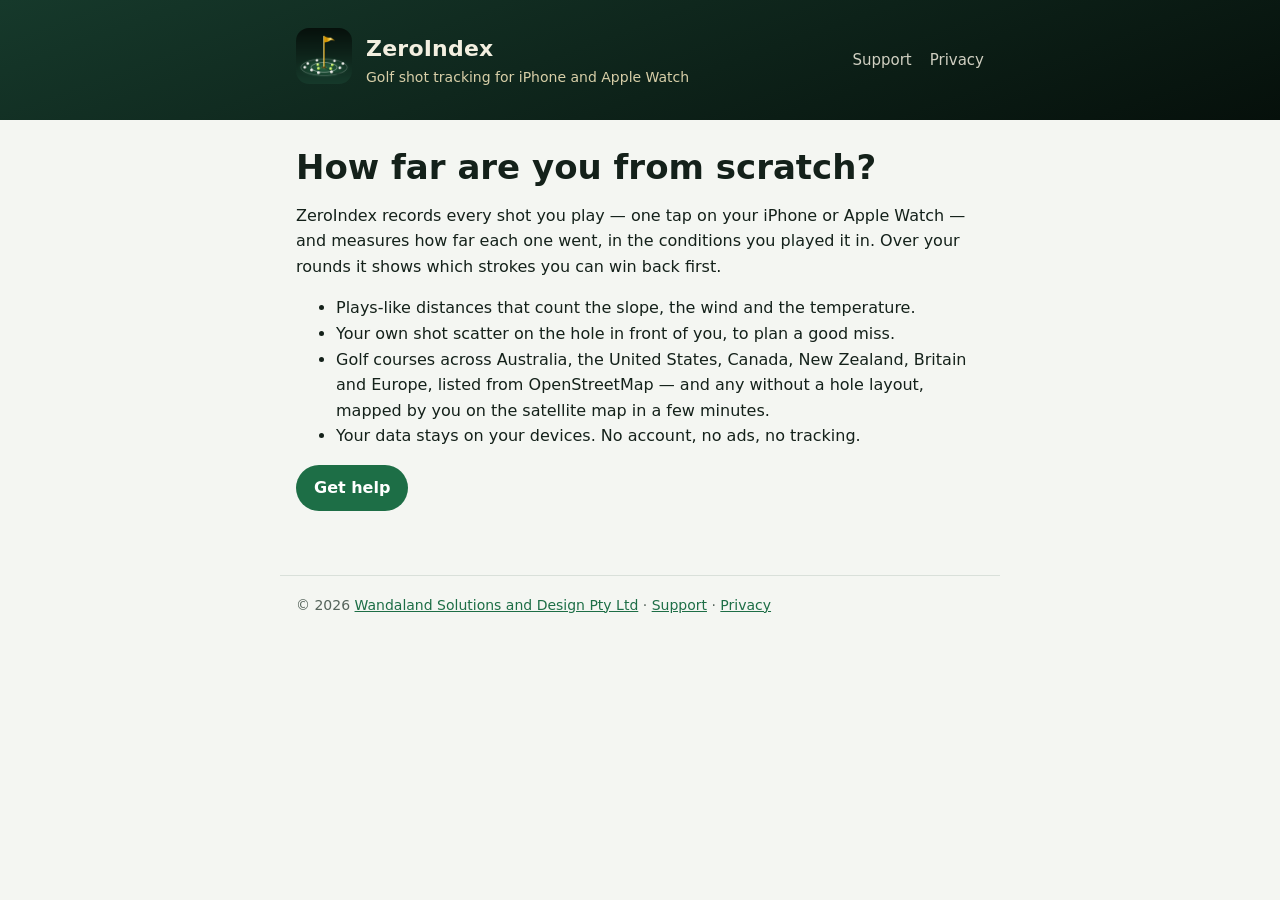
<file: index.html>
<!doctype html>
<html lang="en-AU">
<head>
  <meta charset="utf-8">
  <meta name="viewport" content="width=device-width, initial-scale=1">
  <title>ZeroIndex</title>
  <meta name="description" content="ZeroIndex records every golf shot on iPhone and Apple Watch, so you can see which strokes to win back first.">
  <link rel="icon" href="favicon.png">
  <link rel="stylesheet" href="style.css">
</head>
<body>
  <header class="band">
    <div class="inner">
      <a href="index.html"><img src="icon.png" alt="ZeroIndex"></a>
      <div>
        <div class="name"><a href="index.html">ZeroIndex</a></div>
        <div class="tag">Golf shot tracking for iPhone and Apple Watch</div>
      </div>
      <nav>
        <a href="support.html">Support</a>
        <a href="privacy.html">Privacy</a>
      </nav>
    </div>
  </header>

  <main>
    <h1>How far are you from scratch?</h1>
    <p>ZeroIndex records every shot you play — one tap on your iPhone or Apple Watch — and measures how
      far each one went, in the conditions you played it in. Over your rounds it shows which strokes
      you can win back first.</p>
    <ul>
      <li>Plays-like distances that count the slope, the wind and the temperature.</li>
      <li>Your own shot scatter on the hole in front of you, to plan a good miss.</li>
      <li>Golf courses across Australia, the United States, Canada, New Zealand, Britain and Europe, listed
        from OpenStreetMap — and any without a hole layout, mapped by you on the satellite map in a few
        minutes.</li>
      <li>Your data stays on your devices. No account, no ads, no tracking.</li>
    </ul>
    <p><a class="cta" href="support.html">Get help</a></p>
  </main>

  <footer>
    © 2026 <a href="https://www.wandaland.com.au">Wandaland Solutions and Design Pty Ltd</a> · <a href="support.html">Support</a> · <a href="privacy.html">Privacy</a>
  </footer>
</body>
</html>
</file>
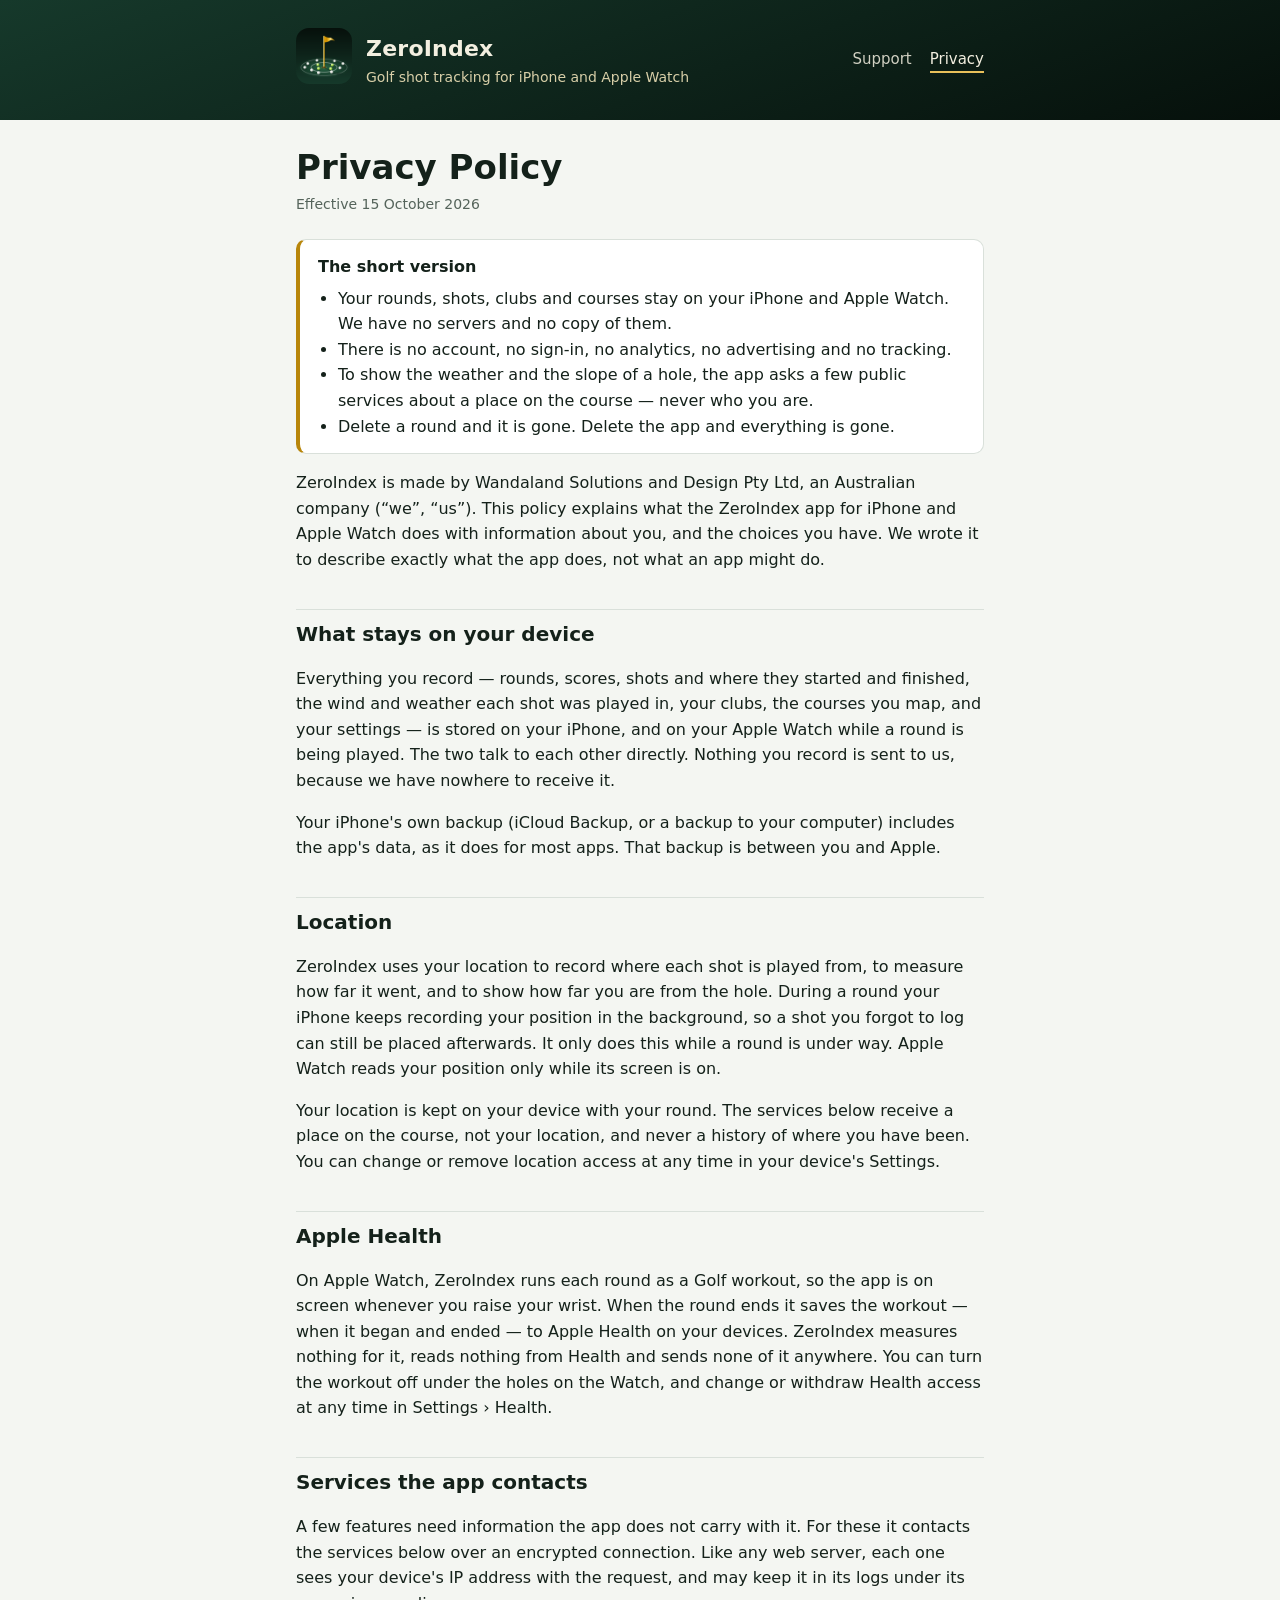
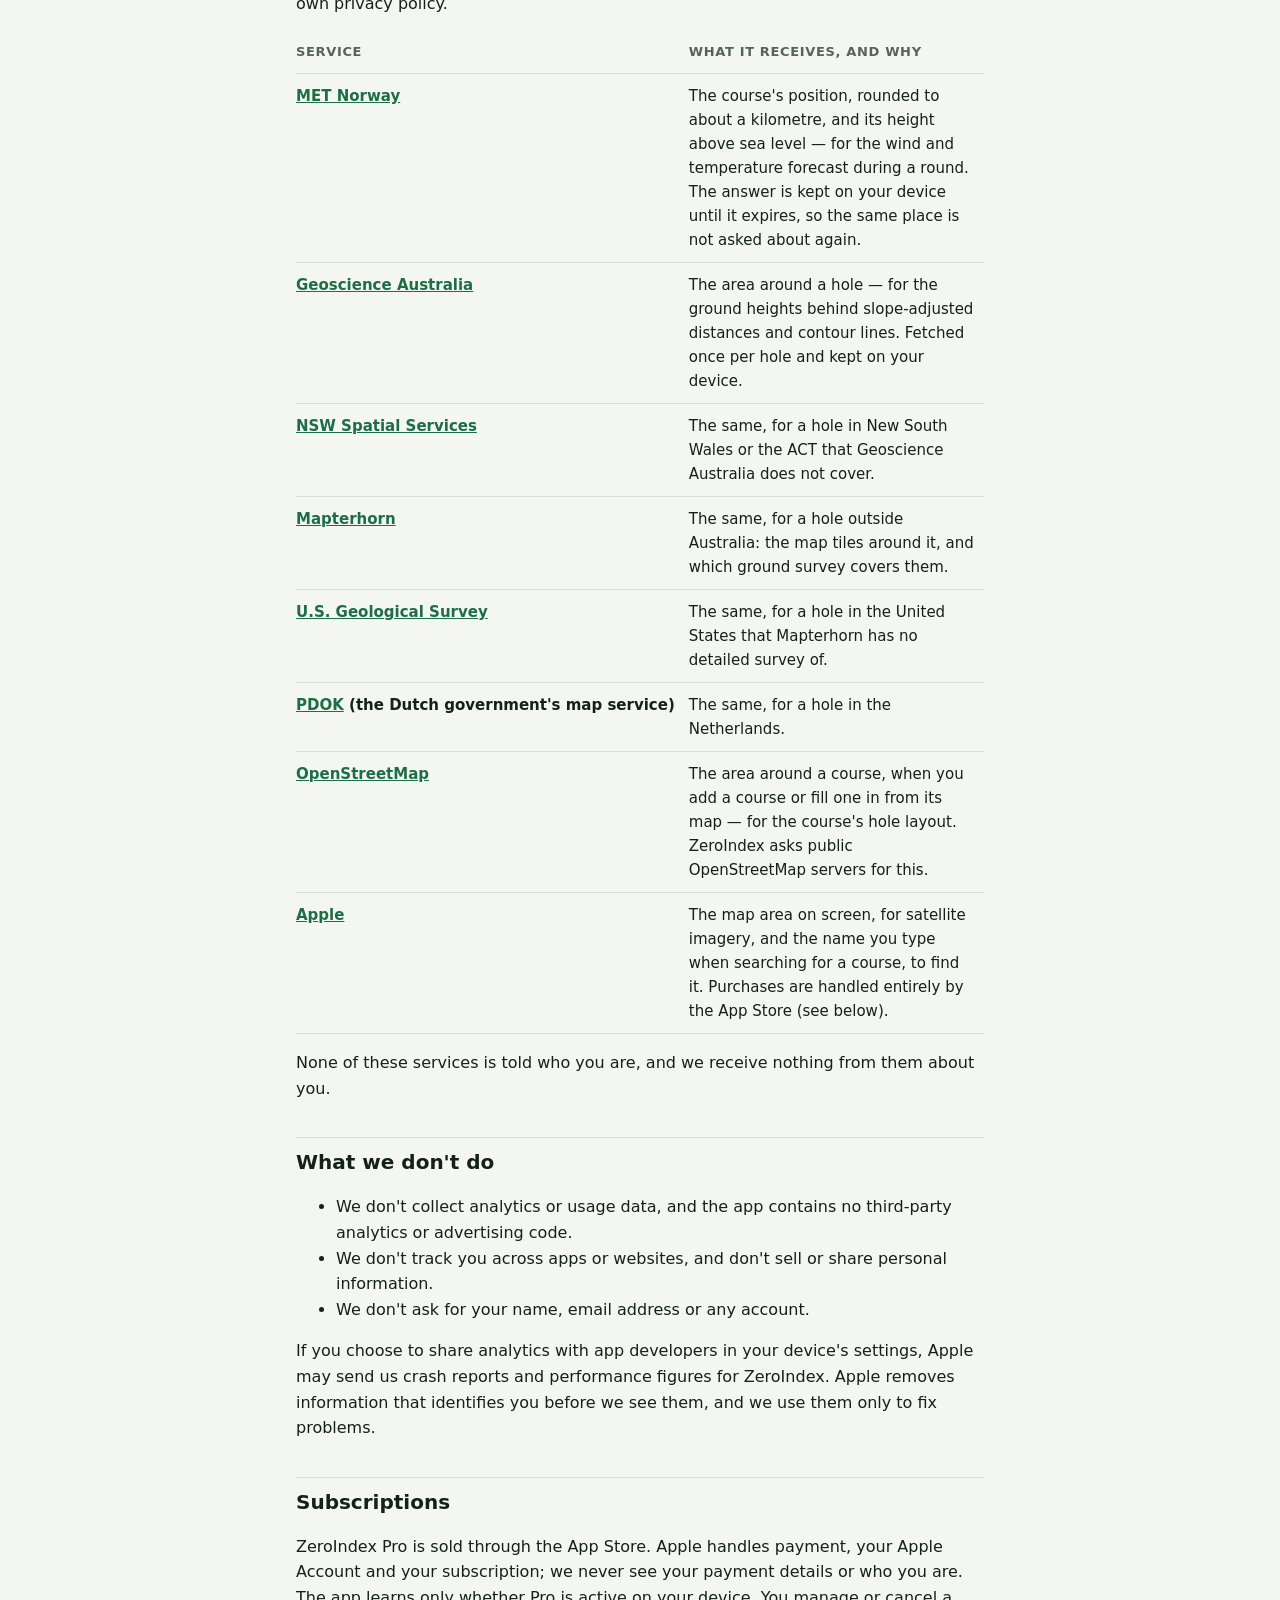
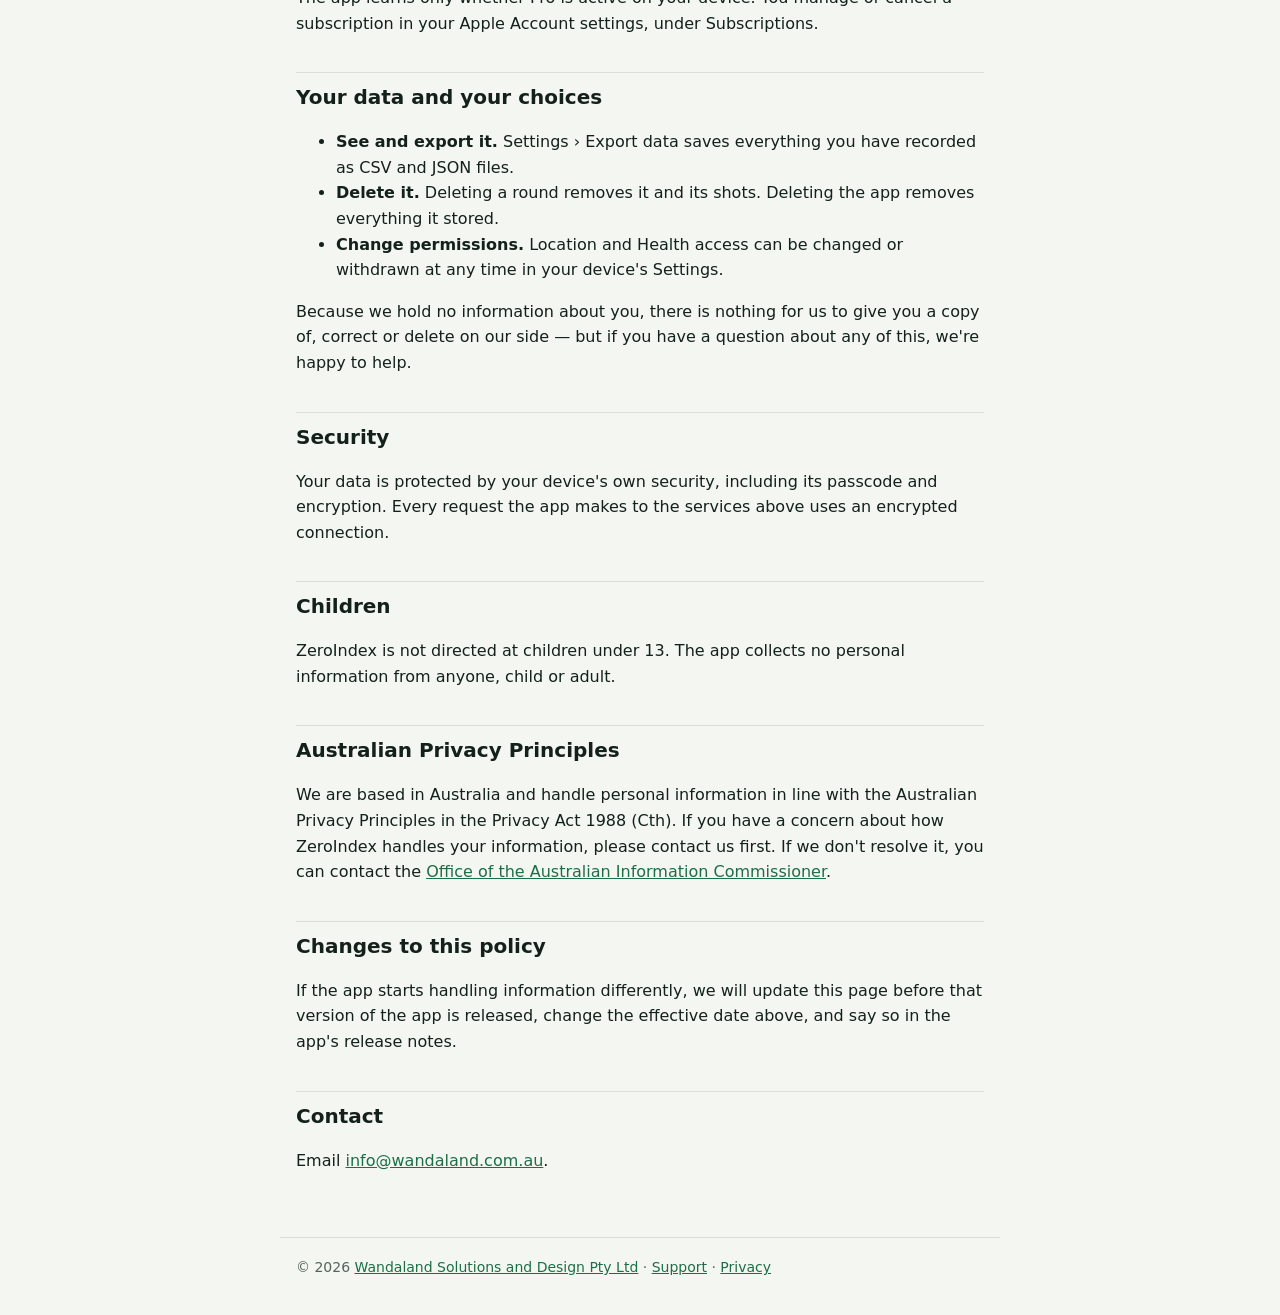
<file: privacy.html>
<!doctype html>
<html lang="en-AU">
<head>
  <meta charset="utf-8">
  <meta name="viewport" content="width=device-width, initial-scale=1">
  <title>Privacy Policy · ZeroIndex</title>
  <meta name="description" content="How ZeroIndex handles your golf data: it stays on your iPhone and Apple Watch.">
  <link rel="icon" href="favicon.png">
  <link rel="stylesheet" href="style.css">
</head>
<body>
  <header class="band">
    <div class="inner">
      <a href="index.html"><img src="icon.png" alt="ZeroIndex"></a>
      <div>
        <div class="name"><a href="index.html">ZeroIndex</a></div>
        <div class="tag">Golf shot tracking for iPhone and Apple Watch</div>
      </div>
      <nav>
        <a href="support.html">Support</a>
        <a href="privacy.html" aria-current="page">Privacy</a>
      </nav>
    </div>
  </header>

  <main>
    <h1>Privacy Policy</h1>
    <p class="updated">Effective 15 October 2026</p>

    <div class="summary">
      <strong>The short version</strong>
      <ul>
        <li>Your rounds, shots, clubs and courses stay on your iPhone and Apple Watch. We have no
          servers and no copy of them.</li>
        <li>There is no account, no sign-in, no analytics, no advertising and no tracking.</li>
        <li>To show the weather and the slope of a hole, the app asks a few public services about a
          place on the course — never who you are.</li>
        <li>Delete a round and it is gone. Delete the app and everything is gone.</li>
      </ul>
    </div>

    <p>ZeroIndex is made by Wandaland Solutions and Design Pty Ltd, an Australian company (“we”, “us”). This policy explains what the
      ZeroIndex app for iPhone and Apple Watch does with information about you, and the choices you
      have. We wrote it to describe exactly what the app does, not what an app might do.</p>

    <h2>What stays on your device</h2>
    <p>Everything you record — rounds, scores, shots and where they started and finished, the
      wind and weather each shot was played in, your clubs, the courses you map, and your settings —
      is stored on your iPhone, and on your Apple Watch while a round is being played. The two talk
      to each other directly. Nothing you record is sent to us, because we have nowhere to receive it.</p>
    <p>Your iPhone's own backup (iCloud Backup, or a backup to your computer) includes the app's data,
      as it does for most apps. That backup is between you and Apple.</p>

    <h2>Location</h2>
    <p>ZeroIndex uses your location to record where each shot is played from, to measure how far it
      went, and to show how far you are from the hole. During a round your iPhone keeps recording your
      position in the background, so a shot you forgot to log can still be placed afterwards. It only
      does this while a round is under way. Apple Watch reads your position only while its screen is on.</p>
    <p>Your location is kept on your device with your round. The services below receive a place on the
      course, not your location, and never a history of where you have been. You can change or remove
      location access at any time in your device's Settings.</p>

    <h2>Apple Health</h2>
    <p>On Apple Watch, ZeroIndex runs each round as a Golf workout, so the app is on screen whenever you
      raise your wrist. When the round ends it saves the workout — when it began and ended — to Apple
      Health on your devices. ZeroIndex measures nothing for it, reads nothing from Health and sends
      none of it anywhere. You can turn the workout off under the holes on the Watch, and change
      or withdraw Health access at any time in Settings › Health.</p>

    <h2>Services the app contacts</h2>
    <p>A few features need information the app does not carry with it. For these it contacts the
      services below over an encrypted connection. Like any web server, each one sees your device's
      IP address with the request, and may keep it in its logs under its own privacy policy.</p>
    <table>
      <thead>
        <tr><th>Service</th><th>What it receives, and why</th></tr>
      </thead>
      <tbody>
        <tr>
          <td><a href="https://www.met.no/en/About-us/privacy">MET Norway</a></td>
          <td>The course's position, rounded to about a kilometre, and its height above sea level — for
            the wind and temperature forecast during a round. The answer is kept on your device until
            it expires, so the same place is not asked about again.</td>
        </tr>
        <tr>
          <td><a href="https://www.ga.gov.au/privacy">Geoscience Australia</a></td>
          <td>The area around a hole — for the ground heights behind slope-adjusted distances and
            contour lines. Fetched once per hole and kept on your device.</td>
        </tr>
        <tr>
          <td><a href="https://www.spatial.nsw.gov.au">NSW Spatial Services</a></td>
          <td>The same, for a hole in New South Wales or the ACT that Geoscience Australia does not
            cover.</td>
        </tr>
        <tr>
          <td><a href="https://mapterhorn.com/privacy-policy/">Mapterhorn</a></td>
          <td>The same, for a hole outside Australia: the map tiles around it, and which ground survey
            covers them.</td>
        </tr>
        <tr>
          <td><a href="https://www.usgs.gov/office-of-the-director/privacy-policies">U.S. Geological Survey</a></td>
          <td>The same, for a hole in the United States that Mapterhorn has no detailed survey of.</td>
        </tr>
        <tr>
          <td><a href="https://www.pdok.nl/privacy">PDOK</a> (the Dutch government's map service)</td>
          <td>The same, for a hole in the Netherlands.</td>
        </tr>
        <tr>
          <td><a href="https://osmfoundation.org/wiki/Privacy_Policy">OpenStreetMap</a></td>
          <td>The area around a course, when you add a course or fill one in from its map — for the
            course's hole layout. ZeroIndex asks public OpenStreetMap servers for this.</td>
        </tr>
        <tr>
          <td><a href="https://www.apple.com/legal/privacy/">Apple</a></td>
          <td>The map area on screen, for satellite imagery, and the name you type when searching for a
            course, to find it. Purchases are handled entirely by the App Store (see below).</td>
        </tr>
      </tbody>
    </table>
    <p>None of these services is told who you are, and we receive nothing from them about you.</p>

    <h2>What we don't do</h2>
    <ul>
      <li>We don't collect analytics or usage data, and the app contains no third-party analytics or
        advertising code.</li>
      <li>We don't track you across apps or websites, and don't sell or share personal information.</li>
      <li>We don't ask for your name, email address or any account.</li>
    </ul>
    <p>If you choose to share analytics with app developers in your device's settings, Apple may send
      us crash reports and performance figures for ZeroIndex. Apple removes information that identifies
      you before we see them, and we use them only to fix problems.</p>

    <h2>Subscriptions</h2>
    <p>ZeroIndex Pro is sold through the App Store. Apple handles payment, your Apple Account and
      your subscription; we never see your payment details or who you are. The app learns only whether
      Pro is active on your device. You manage or cancel a subscription in your Apple Account settings,
      under Subscriptions.</p>

    <h2>Your data and your choices</h2>
    <ul>
      <li><strong>See and export it.</strong> Settings › Export data saves everything you have recorded
        as CSV and JSON files.</li>
      <li><strong>Delete it.</strong> Deleting a round removes it and its shots. Deleting the app removes
        everything it stored.</li>
      <li><strong>Change permissions.</strong> Location and Health access can be changed or withdrawn
        at any time in your device's Settings.</li>
    </ul>
    <p>Because we hold no information about you, there is nothing for us to give you a copy of, correct
      or delete on our side — but if you have a question about any of this, we're happy to help.</p>

    <h2>Security</h2>
    <p>Your data is protected by your device's own security, including its passcode and encryption.
      Every request the app makes to the services above uses an encrypted connection.</p>

    <h2>Children</h2>
    <p>ZeroIndex is not directed at children under 13. The app collects no personal information from
      anyone, child or adult.</p>

    <h2>Australian Privacy Principles</h2>
    <p>We are based in Australia and handle personal information in line with the Australian Privacy
      Principles in the Privacy Act 1988 (Cth). If you have a concern about how ZeroIndex handles your
      information, please contact us first. If we don't resolve it, you can contact the
      <a href="https://www.oaic.gov.au">Office of the Australian Information Commissioner</a>.</p>

    <h2>Changes to this policy</h2>
    <p>If the app starts handling information differently, we will update this page before that version
      of the app is released, change the effective date above, and say so in the app's release notes.</p>

    <h2>Contact</h2>
    <p>Email <a href="mailto:info@wandaland.com.au">info@wandaland.com.au</a>.</p>
  </main>

  <footer>
    © 2026 <a href="https://www.wandaland.com.au">Wandaland Solutions and Design Pty Ltd</a> · <a href="support.html">Support</a> · <a href="privacy.html">Privacy</a>
  </footer>
</body>
</html>
</file>
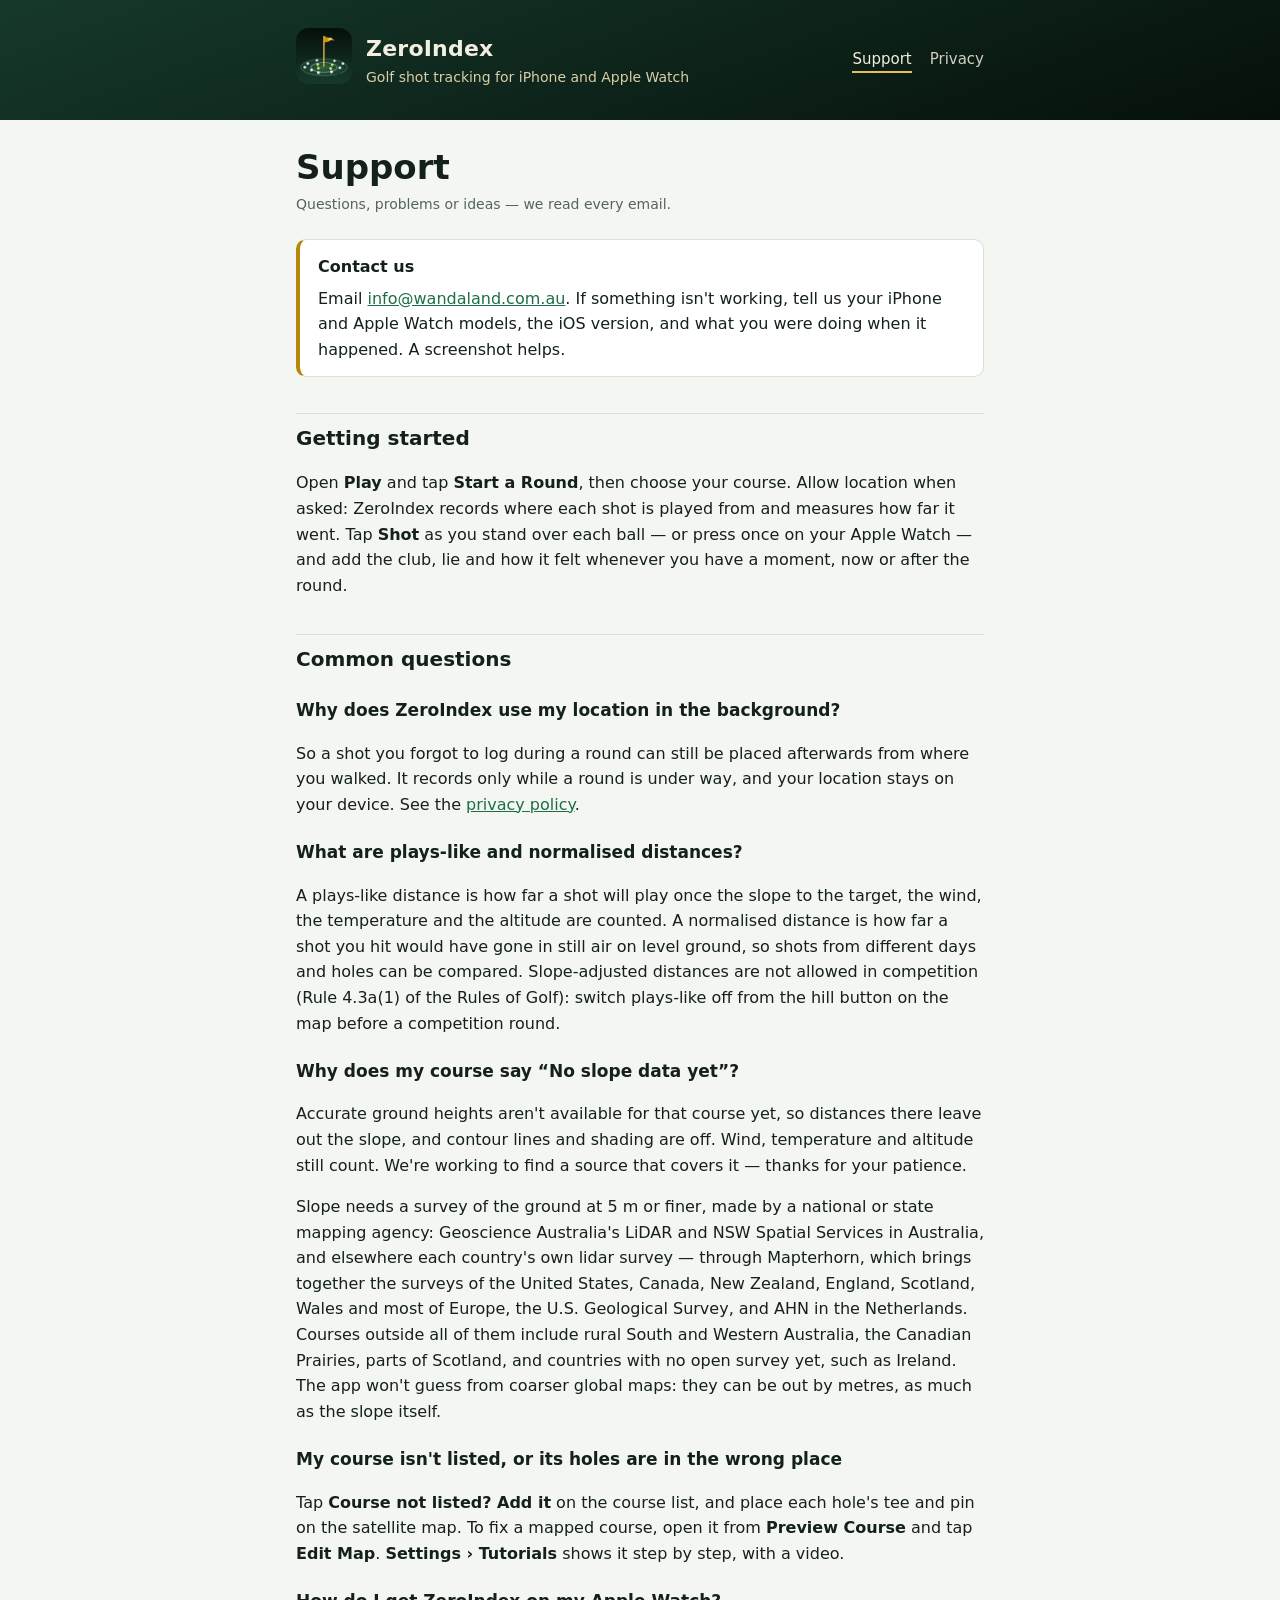
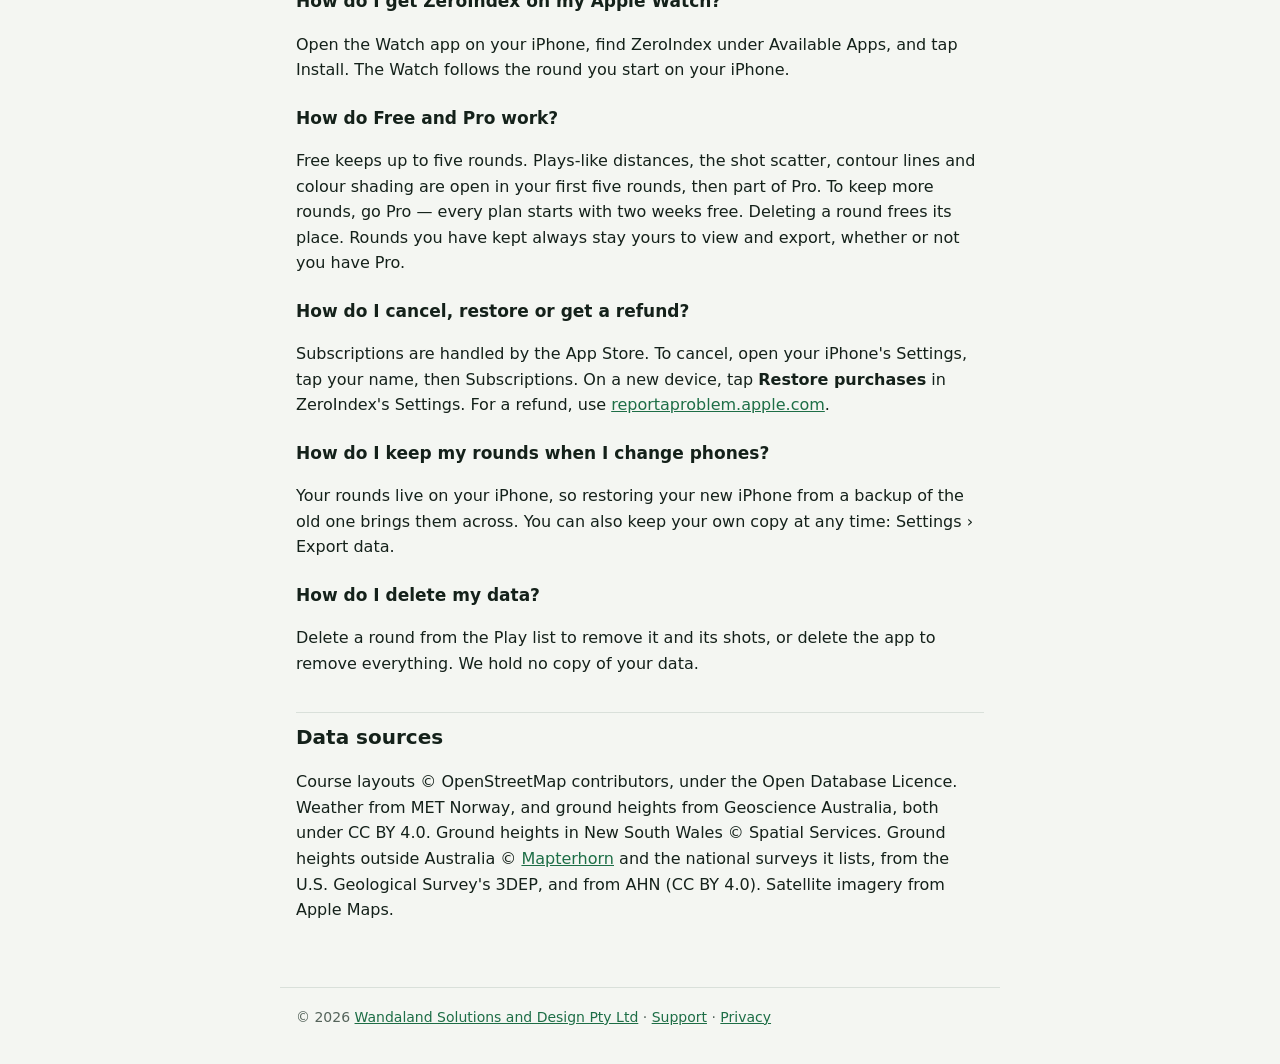
<file: support.html>
<!doctype html>
<html lang="en-AU">
<head>
  <meta charset="utf-8">
  <meta name="viewport" content="width=device-width, initial-scale=1">
  <title>Support · ZeroIndex</title>
  <meta name="description" content="Help with ZeroIndex: logging shots, plays-like distances, courses, Apple Watch and subscriptions.">
  <link rel="icon" href="favicon.png">
  <link rel="stylesheet" href="style.css">
</head>
<body>
  <header class="band">
    <div class="inner">
      <a href="index.html"><img src="icon.png" alt="ZeroIndex"></a>
      <div>
        <div class="name"><a href="index.html">ZeroIndex</a></div>
        <div class="tag">Golf shot tracking for iPhone and Apple Watch</div>
      </div>
      <nav>
        <a href="support.html" aria-current="page">Support</a>
        <a href="privacy.html">Privacy</a>
      </nav>
    </div>
  </header>

  <main>
    <h1>Support</h1>
    <p class="updated">Questions, problems or ideas — we read every email.</p>

    <div class="summary">
      <strong>Contact us</strong>
      <p style="margin: 6px 0 0">Email <a href="mailto:info@wandaland.com.au">info@wandaland.com.au</a>.
        If something isn't working, tell us your iPhone and Apple Watch models, the iOS version, and
        what you were doing when it happened. A screenshot helps.</p>
    </div>

    <h2>Getting started</h2>
    <p>Open <strong>Play</strong> and tap <strong>Start a Round</strong>, then choose your course. Allow
      location when asked: ZeroIndex records where each shot is played from and measures how far it went.
      Tap <strong>Shot</strong> as you stand over each ball — or press once on your Apple Watch — and add
      the club, lie and how it felt whenever you have a moment, now or after the round.</p>

    <h2>Common questions</h2>

    <h3>Why does ZeroIndex use my location in the background?</h3>
    <p>So a shot you forgot to log during a round can still be placed afterwards from where you walked.
      It records only while a round is under way, and your location stays on your device. See the
      <a href="privacy.html">privacy policy</a>.</p>

    <h3>What are plays-like and normalised distances?</h3>
    <p>A plays-like distance is how far a shot will play once the slope to the target, the wind, the
      temperature and the altitude are counted. A normalised distance is how far a shot you hit would have
      gone in still air on level ground, so shots from different days and holes can be compared.
      Slope-adjusted distances are not allowed in competition (Rule 4.3a(1) of the Rules of Golf): switch
      plays-like off from the hill button on the map before a competition round.</p>

    <h3>Why does my course say “No slope data yet”?</h3>
    <p>Accurate ground heights aren't available for that course yet, so distances there leave out the
      slope, and contour lines and shading are off. Wind, temperature and altitude still count. We're
      working to find a source that covers it — thanks for your patience.</p>
    <p>Slope needs a survey of the ground at 5 m or finer, made by a national or state mapping agency:
      Geoscience Australia's LiDAR and NSW Spatial Services in Australia, and elsewhere each country's
      own lidar survey — through Mapterhorn, which brings together the surveys of the United States,
      Canada, New Zealand, England, Scotland, Wales and most of Europe, the U.S. Geological Survey, and AHN
      in the Netherlands. Courses outside all of them include rural South and Western Australia, the
      Canadian Prairies, parts of Scotland, and countries with no open survey yet, such as Ireland. The app
      won't guess from coarser global maps: they can be out by metres, as much as the slope itself.</p>

    <h3>My course isn't listed, or its holes are in the wrong place</h3>
    <p>Tap <strong>Course not listed? Add it</strong> on the course list, and place each hole's tee and
      pin on the satellite map. To fix a mapped course, open it from <strong>Preview Course</strong> and
      tap <strong>Edit Map</strong>. <strong>Settings › Tutorials</strong> shows it step by step, with a
      video.</p>

    <h3>How do I get ZeroIndex on my Apple Watch?</h3>
    <p>Open the Watch app on your iPhone, find ZeroIndex under Available Apps, and tap Install. The Watch
      follows the round you start on your iPhone.</p>

    <h3>How do Free and Pro work?</h3>
    <p>Free keeps up to five rounds. Plays-like distances, the shot scatter, contour lines and colour
      shading are open in your first five rounds, then part of Pro. To keep more rounds, go Pro — every
      plan starts with two weeks free. Deleting a round frees its place. Rounds you have kept always stay
      yours to view and export, whether or not you have Pro.</p>

    <h3>How do I cancel, restore or get a refund?</h3>
    <p>Subscriptions are handled by the App Store. To cancel, open your iPhone's Settings, tap your name,
      then Subscriptions. On a new device, tap <strong>Restore purchases</strong> in ZeroIndex's Settings.
      For a refund, use <a href="https://reportaproblem.apple.com">reportaproblem.apple.com</a>.</p>

    <h3>How do I keep my rounds when I change phones?</h3>
    <p>Your rounds live on your iPhone, so restoring your new iPhone from a backup of the old one brings
      them across. You can also keep your own copy at any time: Settings › Export data.</p>

    <h3>How do I delete my data?</h3>
    <p>Delete a round from the Play list to remove it and its shots, or delete the app to remove
      everything. We hold no copy of your data.</p>

    <h2>Data sources</h2>
    <p>Course layouts © OpenStreetMap contributors, under the Open Database Licence. Weather from MET
      Norway, and ground heights from Geoscience Australia, both under CC BY 4.0. Ground heights in New
      South Wales © Spatial Services. Ground heights outside Australia © <a href="https://mapterhorn.com/attribution">Mapterhorn</a>
      and the national surveys it lists, from the U.S. Geological Survey's 3DEP, and from AHN (CC BY 4.0).
      Satellite imagery from Apple Maps.</p>
  </main>

  <footer>
    © 2026 <a href="https://www.wandaland.com.au">Wandaland Solutions and Design Pty Ltd</a> · <a href="support.html">Support</a> · <a href="privacy.html">Privacy</a>
  </footer>
</body>
</html>
</file>
<file: style.css>
/* ZeroIndex's pages: the app icon's deep green and gold, one reading column, light and dark. */
:root {
  --bg: #f4f6f2;
  --surface: #ffffff;
  --fg: #14211a;
  --muted: #55645b;
  --line: #d9e0da;
  --green: #16392b;
  --accent: #1d6e46;
  --gold: #b8860b;
  --font: -apple-system, BlinkMacSystemFont, "SF Pro Text", "Segoe UI", system-ui, sans-serif;
  color-scheme: light;
}
@media (prefers-color-scheme: dark) {
  :root {
    --bg: #07110c;
    --surface: #10201a;
    --fg: #e6ece8;
    --muted: #9bada2;
    --line: #22352b;
    --green: #0b1d15;
    --accent: #5bbd88;
    --gold: #e8c05a;
    color-scheme: dark;
  }
}
* { box-sizing: border-box; }
body {
  margin: 0;
  background: var(--bg);
  color: var(--fg);
  font: 16px/1.6 var(--font);
  -webkit-text-size-adjust: 100%;
}
header.band {
  background: linear-gradient(160deg, #16392b, #06100b);
  color: #f3efe0;
}
header.band .inner, main, footer {
  max-width: 720px;
  margin: 0 auto;
  padding: 0 16px;
}
header.band .inner {
  display: flex;
  align-items: center;
  gap: 14px;
  padding-top: 28px;
  padding-bottom: 28px;
}
header.band img { width: 56px; height: 56px; border-radius: 13px; }
header.band a { color: inherit; text-decoration: none; }
header.band .name { font-size: 22px; font-weight: 700; letter-spacing: 0.01em; }
header.band .tag { font-size: 14px; color: #d8cfa8; }
nav { display: flex; gap: 18px; margin-left: auto; font-size: 15px; }
nav a { color: #f3efe0; opacity: 0.85; }
nav a[aria-current="page"] { opacity: 1; border-bottom: 2px solid #e8c05a; }
main { padding-top: 28px; padding-bottom: 48px; }
h1 { font-size: clamp(26px, 6vw, 34px); line-height: 1.15; margin: 0 0 6px; }
h2 { font-size: 20px; margin: 36px 0 8px; padding-top: 8px; border-top: 1px solid var(--line); }
h3 { font-size: 17px; margin: 22px 0 4px; }
p, li { max-width: 68ch; }
a { color: var(--accent); }
.updated { color: var(--muted); font-size: 14px; margin: 0 0 24px; }
.summary {
  background: var(--surface);
  border: 1px solid var(--line);
  border-left: 4px solid var(--gold);
  border-radius: 10px;
  padding: 14px 18px;
}
.summary ul { margin: 6px 0 0; padding-left: 20px; }
table { width: 100%; border-collapse: collapse; font-size: 15px; margin: 10px 0; }
th, td { text-align: left; vertical-align: top; padding: 10px 10px 10px 0; border-bottom: 1px solid var(--line); }
th { font-size: 13px; text-transform: uppercase; letter-spacing: 0.05em; color: var(--muted); font-weight: 600; }
td:first-child { font-weight: 600; white-space: nowrap; padding-right: 14px; }
.cta {
  display: inline-block;
  background: var(--accent);
  color: #fff;
  padding: 10px 18px;
  border-radius: 999px;
  text-decoration: none;
  font-weight: 600;
}
footer { color: var(--muted); font-size: 14px; padding-top: 18px; padding-bottom: 36px; border-top: 1px solid var(--line); }
@media (max-width: 560px) {
  header.band .inner { flex-wrap: wrap; }
  nav { margin-left: 0; width: 100%; }
  td:first-child { white-space: normal; }
}
</file>
